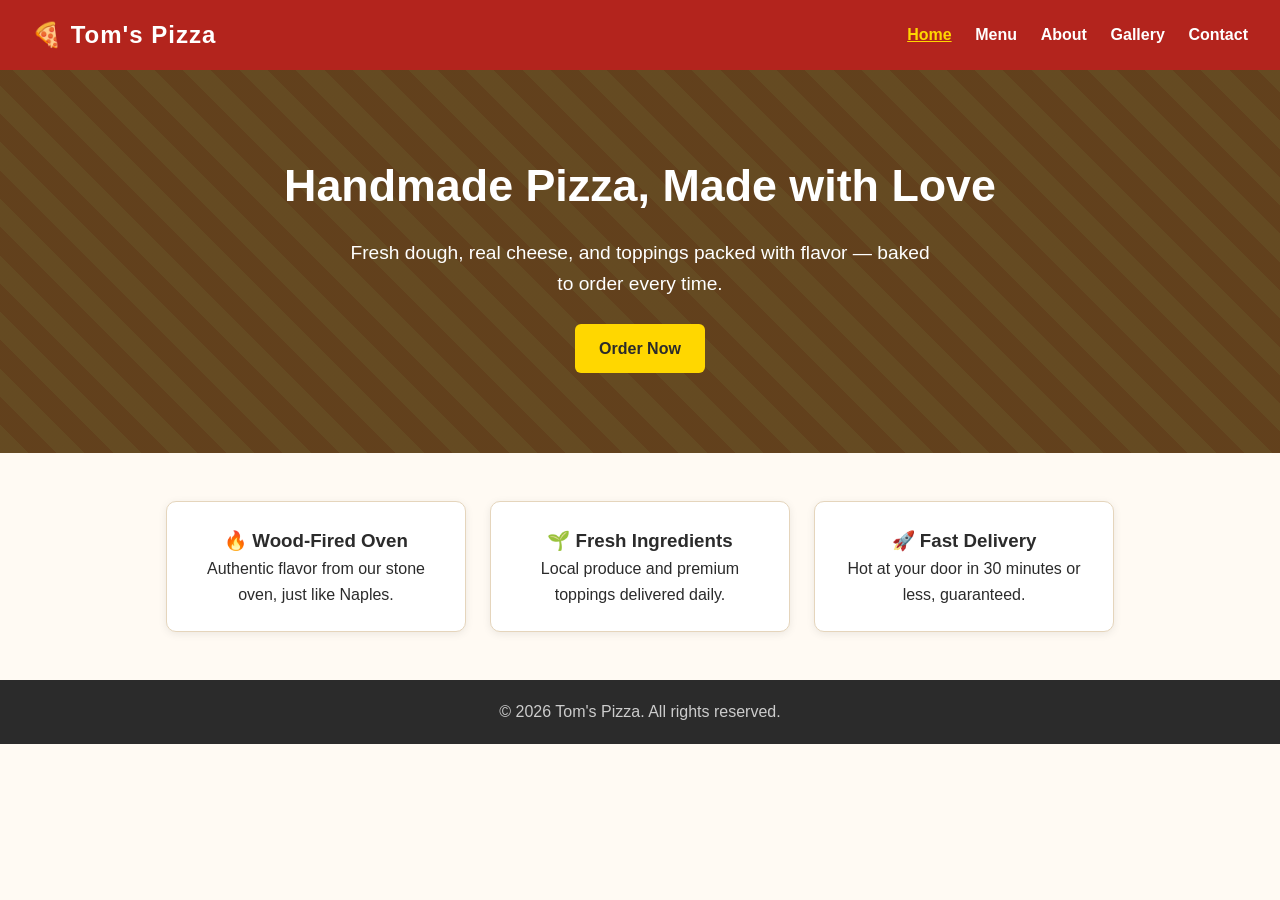
<file: Hermes/pizza/index.html>
<!DOCTYPE html>
<html lang="en">
<head>
  <meta charset="UTF-8">
  <meta name="viewport" content="width=device-width, initial-scale=1.0">
  <title>Tom's Pizza — Home</title>
  <link rel="stylesheet" href="style.css">
</head>
<body>
  <header>
    <div class="logo">🍕 Tom's Pizza</div>
    <nav>
      <a href="index.html" class="active">Home</a>
      <a href="menu.html">Menu</a>
      <a href="about.html">About</a>
      <a href="gallery.html">Gallery</a>
      <a href="contact.html">Contact</a>
    </nav>
  </header>

  <section class="hero">
    <h1>Handmade Pizza, Made with Love</h1>
    <p>Fresh dough, real cheese, and toppings packed with flavor — baked to order every time.</p>
    <a href="menu.html" class="btn">Order Now</a>
  </section>

  <section class="features">
    <div class="card">
      <h3>🔥 Wood-Fired Oven</h3>
      <p>Authentic flavor from our stone oven, just like Naples.</p>
    </div>
    <div class="card">
      <h3>🌱 Fresh Ingredients</h3>
      <p>Local produce and premium toppings delivered daily.</p>
    </div>
    <div class="card">
      <h3>🚀 Fast Delivery</h3>
      <p>Hot at your door in 30 minutes or less, guaranteed.</p>
    </div>
  </section>

  <footer>
    <p>© 2026 Tom's Pizza. All rights reserved.</p>
  </footer>
</body>
</html>
</file>
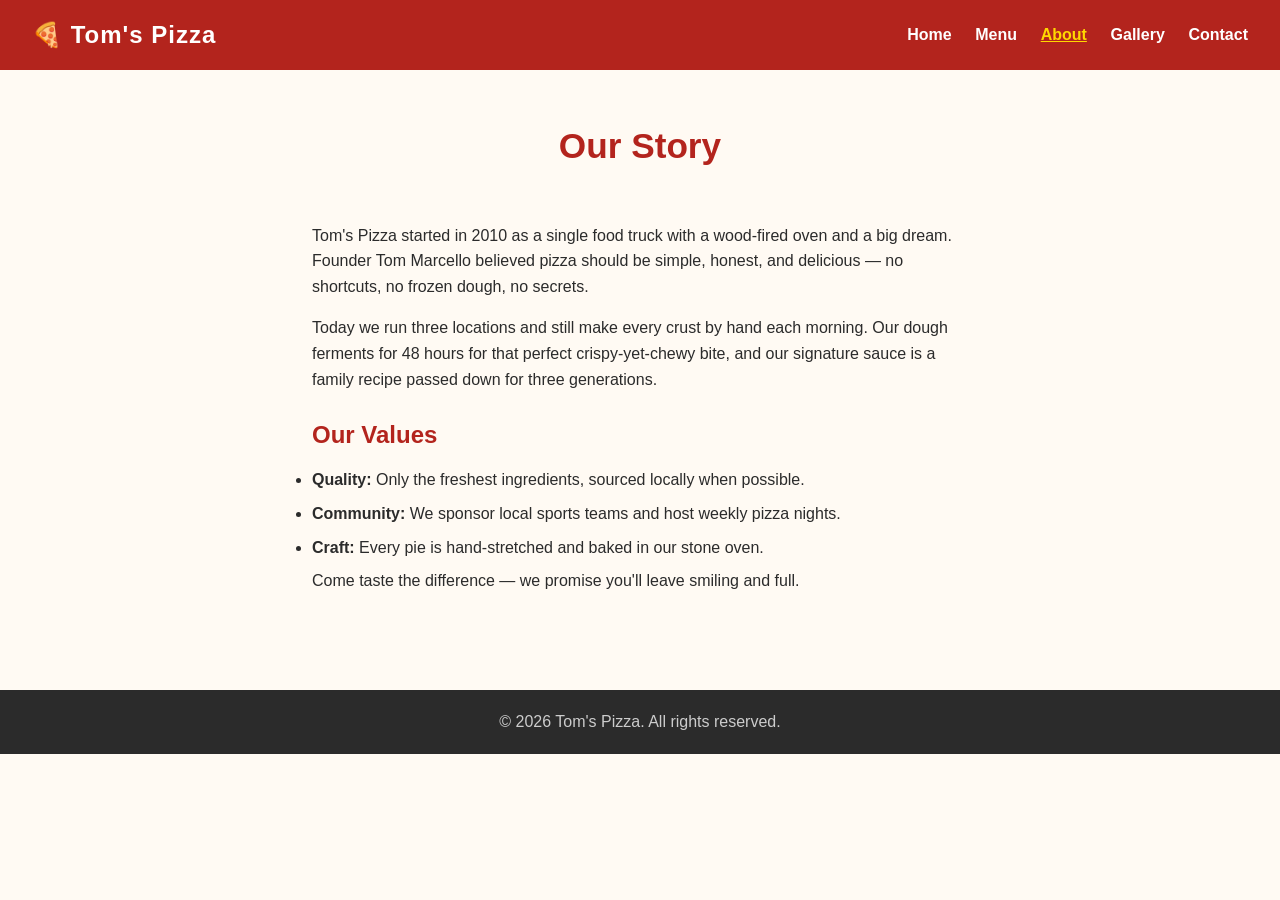
<file: Hermes/pizza/about.html>
<!DOCTYPE html>
<html lang="en">
<head>
  <meta charset="UTF-8">
  <meta name="viewport" content="width=device-width, initial-scale=1.0">
  <title>Tom's Pizza — About</title>
  <link rel="stylesheet" href="style.css">
</head>
<body>
  <header>
    <div class="logo">🍕 Tom's Pizza</div>
    <nav>
      <a href="index.html">Home</a>
      <a href="menu.html">Menu</a>
      <a href="about.html" class="active">About</a>
      <a href="gallery.html">Gallery</a>
      <a href="contact.html">Contact</a>
    </nav>
  </header>

  <section class="page-title">
    <h1>Our Story</h1>
  </section>

  <section class="about-content">
    <p>Tom's Pizza started in 2010 as a single food truck with a wood-fired oven and a big dream. Founder Tom Marcello believed pizza should be simple, honest, and delicious — no shortcuts, no frozen dough, no secrets.</p>
    <p>Today we run three locations and still make every crust by hand each morning. Our dough ferments for 48 hours for that perfect crispy-yet-chewy bite, and our signature sauce is a family recipe passed down for three generations.</p>
    <h2>Our Values</h2>
    <ul>
      <li><strong>Quality:</strong> Only the freshest ingredients, sourced locally when possible.</li>
      <li><strong>Community:</strong> We sponsor local sports teams and host weekly pizza nights.</li>
      <li><strong>Craft:</strong> Every pie is hand-stretched and baked in our stone oven.</li>
    </ul>
    <p>Come taste the difference — we promise you'll leave smiling and full.</p>
  </section>

  <footer>
    <p>© 2026 Tom's Pizza. All rights reserved.</p>
  </footer>
</body>
</html>
</file>
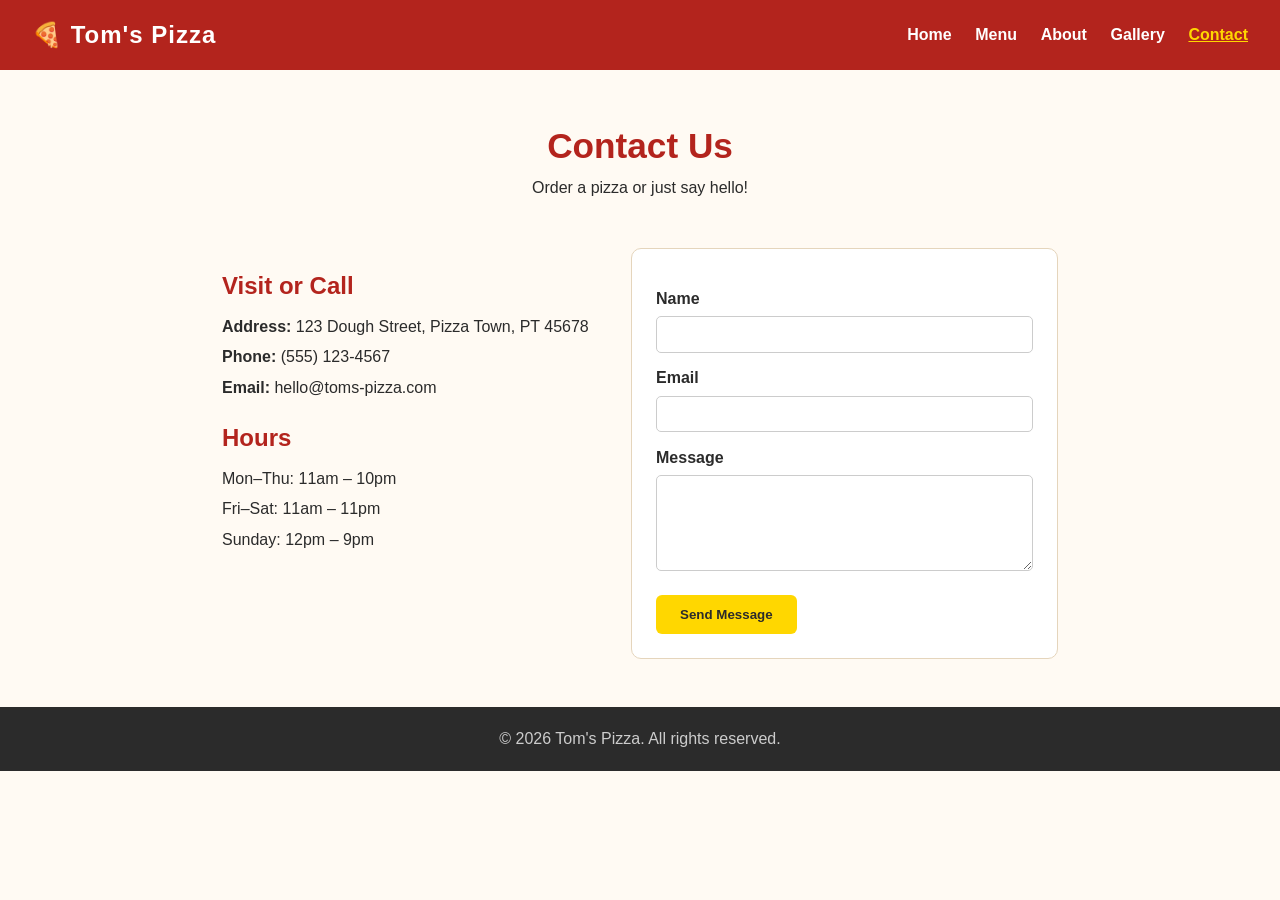
<file: Hermes/pizza/contact.html>
<!DOCTYPE html>
<html lang="en">
<head>
  <meta charset="UTF-8">
  <meta name="viewport" content="width=device-width, initial-scale=1.0">
  <title>Tom's Pizza — Contact</title>
  <link rel="stylesheet" href="style.css">
</head>
<body>
  <header>
    <div class="logo">🍕 Tom's Pizza</div>
    <nav>
      <a href="index.html">Home</a>
      <a href="menu.html">Menu</a>
      <a href="about.html">About</a>
      <a href="gallery.html">Gallery</a>
      <a href="contact.html" class="active">Contact</a>
    </nav>
  </header>

  <section class="page-title">
    <h1>Contact Us</h1>
    <p>Order a pizza or just say hello!</p>
  </section>

  <section class="contact-wrap">
    <div class="contact-info">
      <h2>Visit or Call</h2>
      <p><strong>Address:</strong> 123 Dough Street, Pizza Town, PT 45678</p>
      <p><strong>Phone:</strong> (555) 123-4567</p>
      <p><strong>Email:</strong> hello@toms-pizza.com</p>
      <h2>Hours</h2>
      <p>Mon–Thu: 11am – 10pm</p>
      <p>Fri–Sat: 11am – 11pm</p>
      <p>Sunday: 12pm – 9pm</p>
    </div>

    <form class="contact-form" action="#" method="post">
      <label for="name">Name</label>
      <input type="text" id="name" name="name" required>

      <label for="email">Email</label>
      <input type="email" id="email" name="email" required>

      <label for="message">Message</label>
      <textarea id="message" name="message" rows="5" required></textarea>

      <button type="submit" class="btn">Send Message</button>
    </form>
  </section>

  <footer>
    <p>© 2026 Tom's Pizza. All rights reserved.</p>
  </footer>
</body>
</html>
</file>
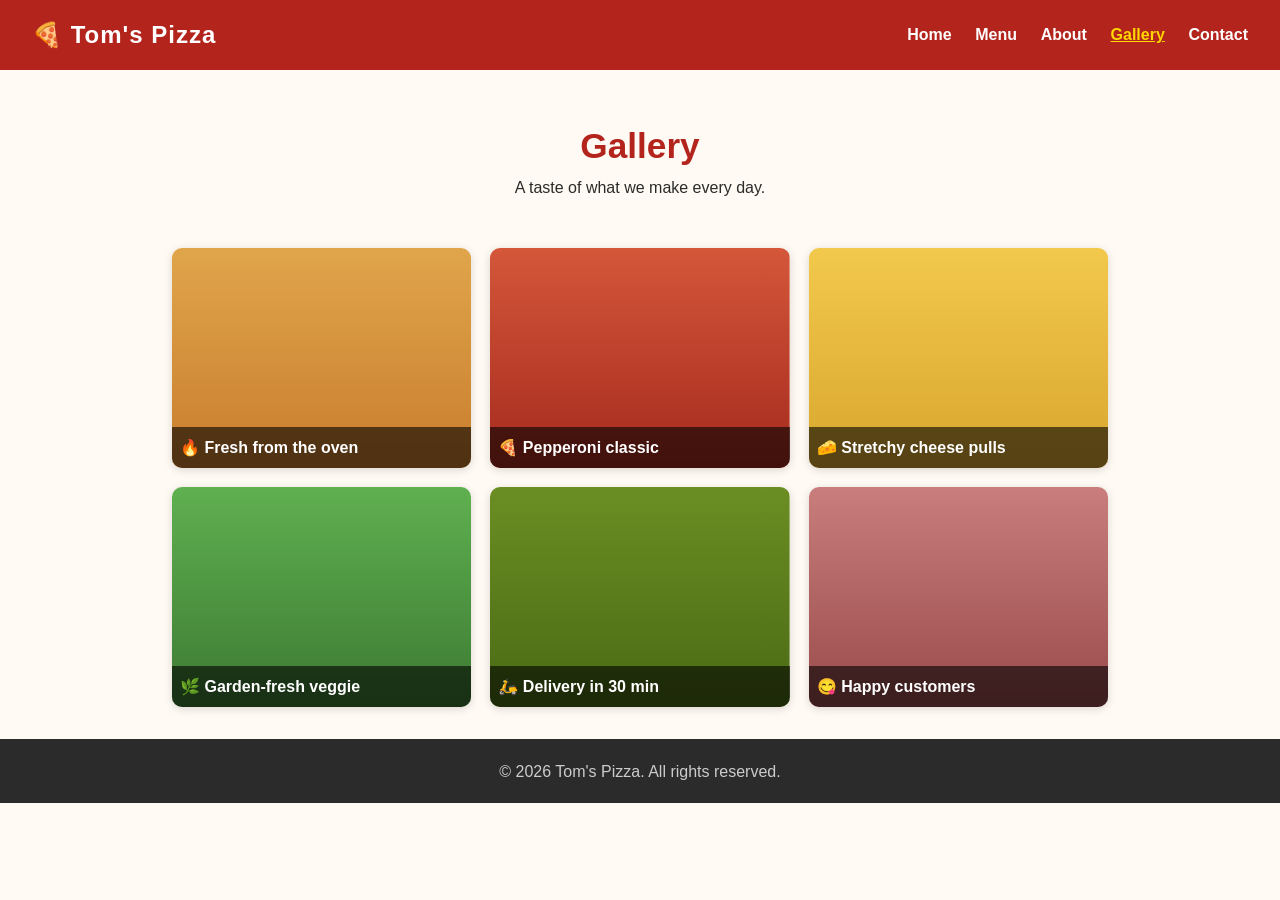
<file: Hermes/pizza/gallery.html>
<!DOCTYPE html>
<html lang="en">
<head>
  <meta charset="UTF-8">
  <meta name="viewport" content="width=device-width, initial-scale=1.0">
  <title>Tom's Pizza — Gallery</title>
  <link rel="stylesheet" href="style.css">
</head>
<body>
  <header>
    <div class="logo">🍕 Tom's Pizza</div>
    <nav>
      <a href="index.html">Home</a>
      <a href="menu.html">Menu</a>
      <a href="about.html">About</a>
      <a href="gallery.html" class="active">Gallery</a>
      <a href="contact.html">Contact</a>
    </nav>
  </header>

  <section class="page-title">
    <h1>Gallery</h1>
    <p>A taste of what we make every day.</p>
  </section>

  <section class="gallery-grid">
    <div class="photo"><span class="caption">🔥 Fresh from the oven</span></div>
    <div class="photo"><span class="caption">🍕 Pepperoni classic</span></div>
    <div class="photo"><span class="caption">🧀 Stretchy cheese pulls</span></div>
    <div class="photo"><span class="caption">🌿 Garden-fresh veggie</span></div>
    <div class="photo"><span class="caption">🛵 Delivery in 30 min</span></div>
    <div class="photo"><span class="caption">😋 Happy customers</span></div>
  </section>

  <footer>
    <p>© 2026 Tom's Pizza. All rights reserved.</p>
  </footer>
</body>
</html>
</file>
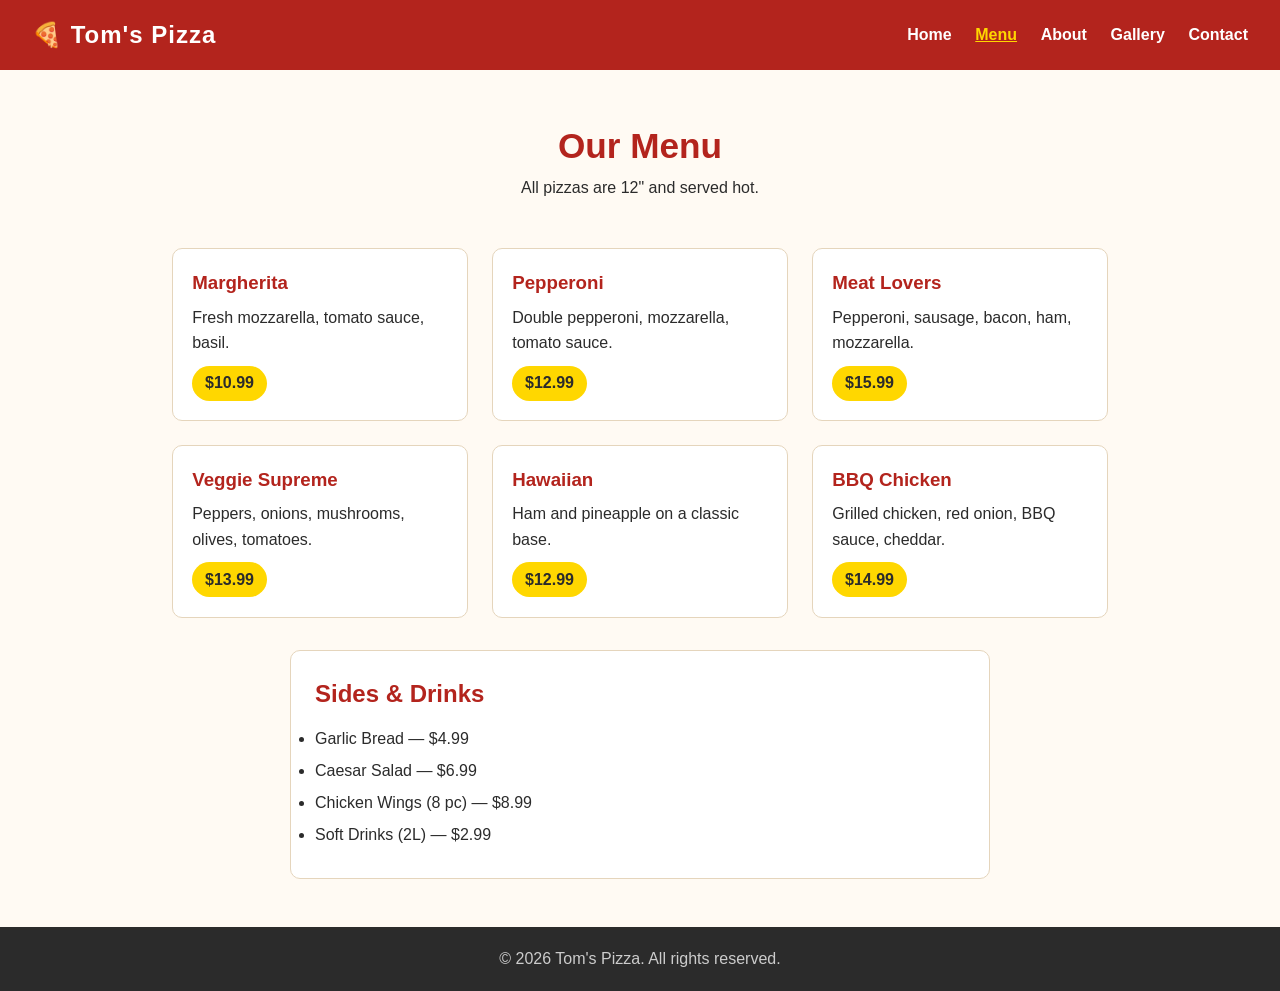
<file: Hermes/pizza/menu.html>
<!DOCTYPE html>
<html lang="en">
<head>
  <meta charset="UTF-8">
  <meta name="viewport" content="width=device-width, initial-scale=1.0">
  <title>Tom's Pizza — Menu</title>
  <link rel="stylesheet" href="style.css">
</head>
<body>
  <header>
    <div class="logo">🍕 Tom's Pizza</div>
    <nav>
      <a href="index.html">Home</a>
      <a href="menu.html" class="active">Menu</a>
      <a href="about.html">About</a>
      <a href="gallery.html">Gallery</a>
      <a href="contact.html">Contact</a>
    </nav>
  </header>

  <section class="page-title">
    <h1>Our Menu</h1>
    <p>All pizzas are 12" and served hot.</p>
  </section>

  <section class="menu-grid">
    <div class="menu-item">
      <h3>Margherita</h3>
      <p>Fresh mozzarella, tomato sauce, basil.</p>
      <span class="price">$10.99</span>
    </div>
    <div class="menu-item">
      <h3>Pepperoni</h3>
      <p>Double pepperoni, mozzarella, tomato sauce.</p>
      <span class="price">$12.99</span>
    </div>
    <div class="menu-item">
      <h3>Meat Lovers</h3>
      <p>Pepperoni, sausage, bacon, ham, mozzarella.</p>
      <span class="price">$15.99</span>
    </div>
    <div class="menu-item">
      <h3>Veggie Supreme</h3>
      <p>Peppers, onions, mushrooms, olives, tomatoes.</p>
      <span class="price">$13.99</span>
    </div>
    <div class="menu-item">
      <h3>Hawaiian</h3>
      <p>Ham and pineapple on a classic base.</p>
      <span class="price">$12.99</span>
    </div>
    <div class="menu-item">
      <h3>BBQ Chicken</h3>
      <p>Grilled chicken, red onion, BBQ sauce, cheddar.</p>
      <span class="price">$14.99</span>
    </div>
  </section>

  <section class="extras">
    <h2>Sides & Drinks</h2>
    <ul>
      <li>Garlic Bread — $4.99</li>
      <li>Caesar Salad — $6.99</li>
      <li>Chicken Wings (8 pc) — $8.99</li>
      <li>Soft Drinks (2L) — $2.99</li>
    </ul>
  </section>

  <footer>
    <p>© 2026 Tom's Pizza. All rights reserved.</p>
  </footer>
</body>
</html>
</file>
<file: Hermes/pizza/style.css>
* {
  margin: 0;
  padding: 0;
  box-sizing: border-box;
}

body {
  font-family: Arial, Helvetica, sans-serif;
  color: #2b2b2b;
  background: #fffaf3;
  line-height: 1.6;
}

header {
  background: #b3241d;
  color: white;
  padding: 1rem 2rem;
  display: flex;
  align-items: center;
  justify-content: space-between;
  flex-wrap: wrap;
}

.logo {
  font-size: 1.5rem;
  font-weight: bold;
  letter-spacing: 1px;
}

nav a {
  color: white;
  text-decoration: none;
  margin-left: 1.2rem;
  font-weight: 600;
}

nav a:hover,
nav a.active {
  text-decoration: underline;
  color: #ffd700;
}

.hero {
  text-align: center;
  padding: 5rem 2rem;
  background: linear-gradient(rgba(0,0,0,0.55), rgba(0,0,0,0.55)),
              repeating-linear-gradient(45deg, #e0a54b 0 20px, #d98f3f 20px 40px);
  color: white;
}

.hero h1 {
  font-size: 2.8rem;
  margin-bottom: 1rem;
}

.hero p {
  font-size: 1.2rem;
  max-width: 600px;
  margin: 0 auto 1.5rem;
}

.btn {
  display: inline-block;
  background: #ffd700;
  color: #2b2b2b;
  padding: 0.75rem 1.5rem;
  border-radius: 6px;
  text-decoration: none;
  font-weight: bold;
  border: none;
  cursor: pointer;
}

.btn:hover {
  background: #f5c400;
}

.features {
  display: flex;
  gap: 1.5rem;
  padding: 3rem 2rem;
  flex-wrap: wrap;
  justify-content: center;
}

.card {
  background: white;
  border: 1px solid #e5d5bc;
  border-radius: 10px;
  padding: 1.5rem;
  max-width: 300px;
  text-align: center;
  box-shadow: 0 2px 8px rgba(0,0,0,0.08);
}

.page-title {
  text-align: center;
  padding: 3rem 2rem 1rem;
}

.page-title h1 {
  font-size: 2.2rem;
  color: #b3241d;
}

.menu-grid {
  display: grid;
  grid-template-columns: repeat(auto-fit, minmax(260px, 1fr));
  gap: 1.5rem;
  padding: 2rem;
  max-width: 1000px;
  margin: 0 auto;
}

.menu-item {
  background: white;
  border: 1px solid #e5d5bc;
  border-radius: 10px;
  padding: 1.2rem;
}

.menu-item h3 {
  color: #b3241d;
  margin-bottom: 0.4rem;
}

.price {
  display: inline-block;
  margin-top: 0.6rem;
  background: #ffd700;
  padding: 0.3rem 0.8rem;
  border-radius: 20px;
  font-weight: bold;
}

.extras {
  max-width: 700px;
  margin: 0 auto 3rem;
  padding: 1.5rem;
  background: white;
  border: 1px solid #e5d5bc;
  border-radius: 10px;
}

.extras h2 {
  color: #b3241d;
  margin-bottom: 0.8rem;
}

.extras li {
  margin-bottom: 0.4rem;
}

.about-content {
  max-width: 720px;
  margin: 0 auto 3rem;
  padding: 2rem;
}

.about-content p {
  margin-bottom: 1rem;
}

.about-content h2 {
  color: #b3241d;
  margin: 1.5rem 0 0.8rem;
}

.about-content li {
  margin-bottom: 0.5rem;
}

.gallery-grid {
  display: grid;
  grid-template-columns: repeat(auto-fit, minmax(260px, 1fr));
  gap: 1.2rem;
  padding: 2rem;
  max-width: 1000px;
  margin: 0 auto;
}

.photo {
  height: 220px;
  border-radius: 10px;
  display: flex;
  align-items: flex-end;
  box-shadow: 0 2px 8px rgba(0,0,0,0.15);
  background-size: cover;
  background-position: center;
}

.photo:nth-child(1) { background-image: linear-gradient(#e0a54b, #c97d2e); }
.photo:nth-child(2) { background-image: linear-gradient(#d4573a, #a52a1d); }
.photo:nth-child(3) { background-image: linear-gradient(#f2c94c, #d9a62e); }
.photo:nth-child(4) { background-image: linear-gradient(#5fb050, #3d7a33); }
.photo:nth-child(5) { background-image: linear-gradient(#6b8e23, #4a6a14); }
.photo:nth-child(6) { background-image: linear-gradient(#c97d7d, #994b4b); }

.caption {
  background: rgba(0,0,0,0.6);
  color: white;
  padding: 0.5rem;
  width: 100%;
  border-radius: 0 0 10px 10px;
  font-weight: 600;
}

.contact-wrap {
  display: flex;
  gap: 2rem;
  flex-wrap: wrap;
  max-width: 900px;
  margin: 2rem auto 3rem;
  padding: 0 2rem;
}

.contact-info {
  flex: 1;
  min-width: 260px;
}

.contact-info h2 {
  color: #b3241d;
  margin: 1.2rem 0 0.5rem;
}

.contact-info p {
  margin-bottom: 0.3rem;
}

.contact-form {
  flex: 1;
  min-width: 260px;
  background: white;
  border: 1px solid #e5d5bc;
  border-radius: 10px;
  padding: 1.5rem;
}

.contact-form label {
  display: block;
  margin: 0.8rem 0 0.3rem;
  font-weight: 600;
}

.contact-form input,
.contact-form textarea {
  width: 100%;
  padding: 0.6rem;
  border: 1px solid #ccc;
  border-radius: 5px;
  font-family: inherit;
}

.contact-form .btn {
  margin-top: 1rem;
}

footer {
  text-align: center;
  background: #2b2b2b;
  color: #ccc;
  padding: 1.2rem;
}
</file>
